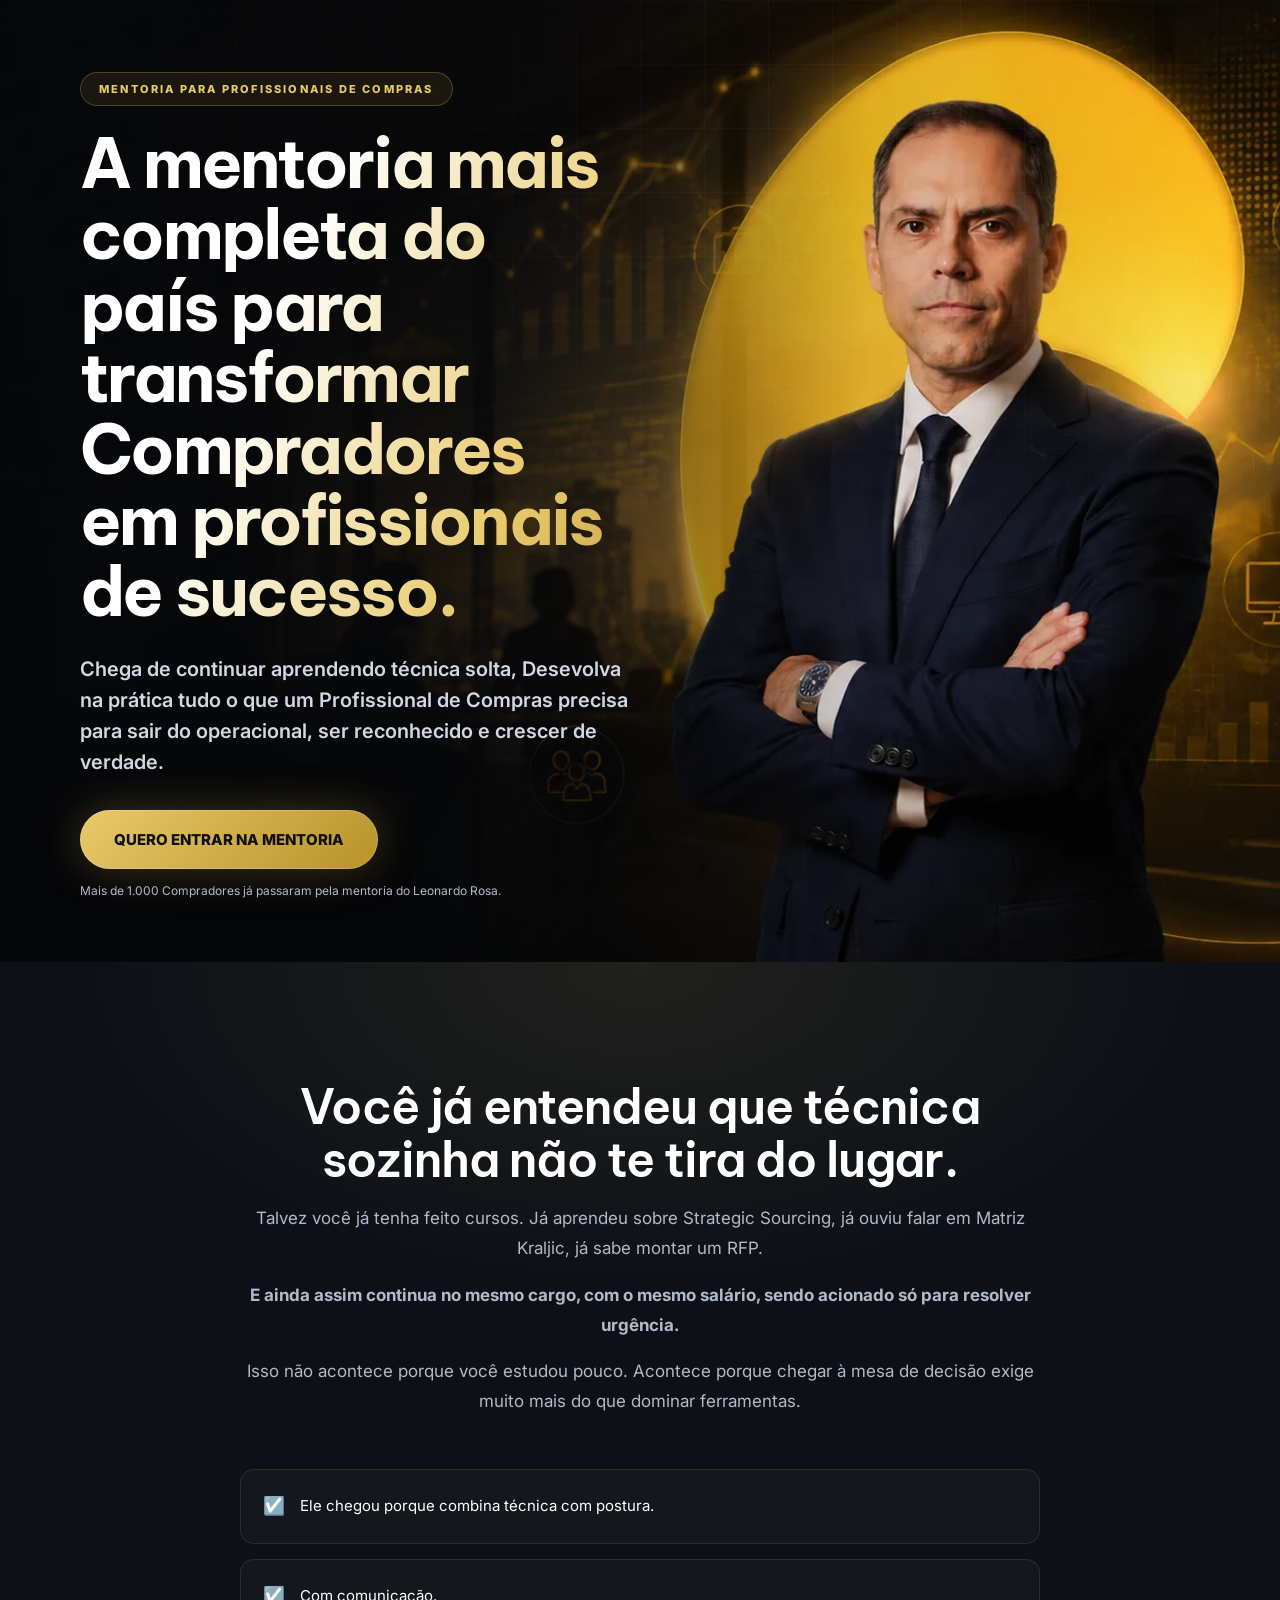
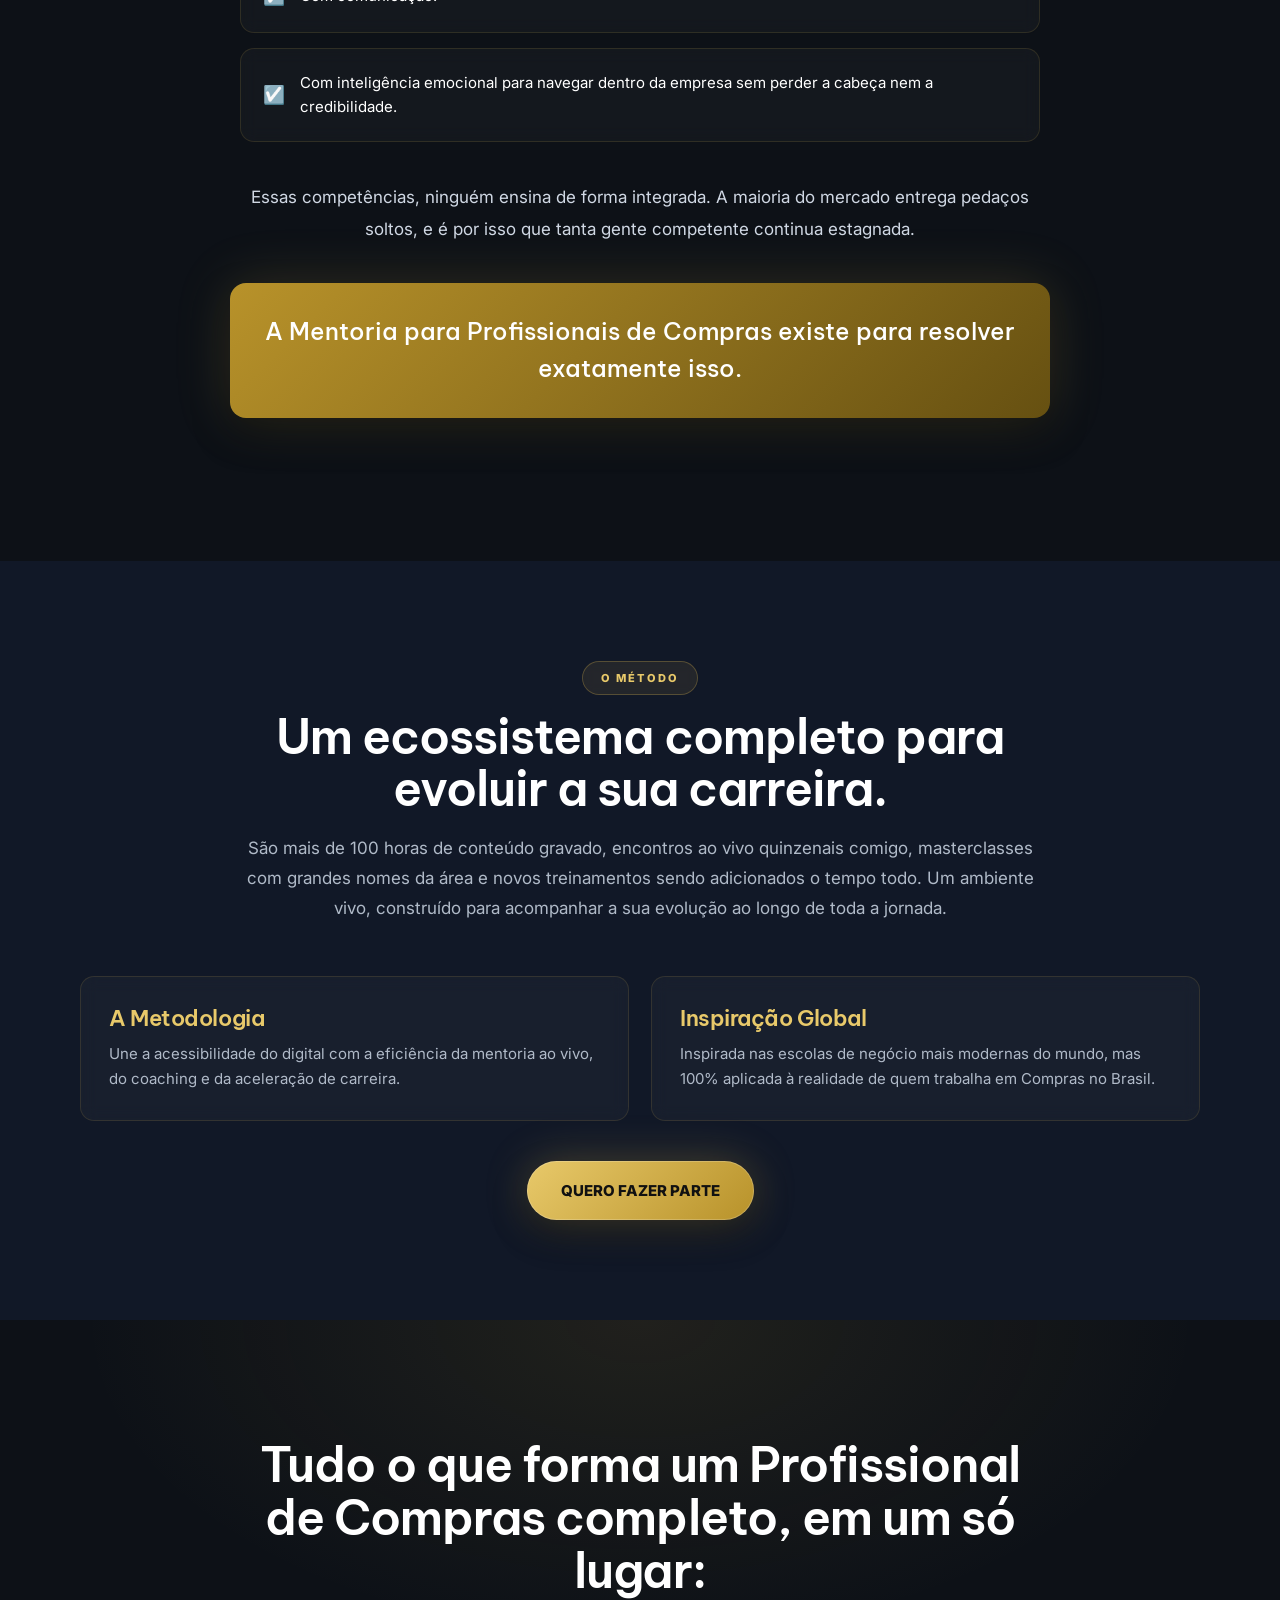
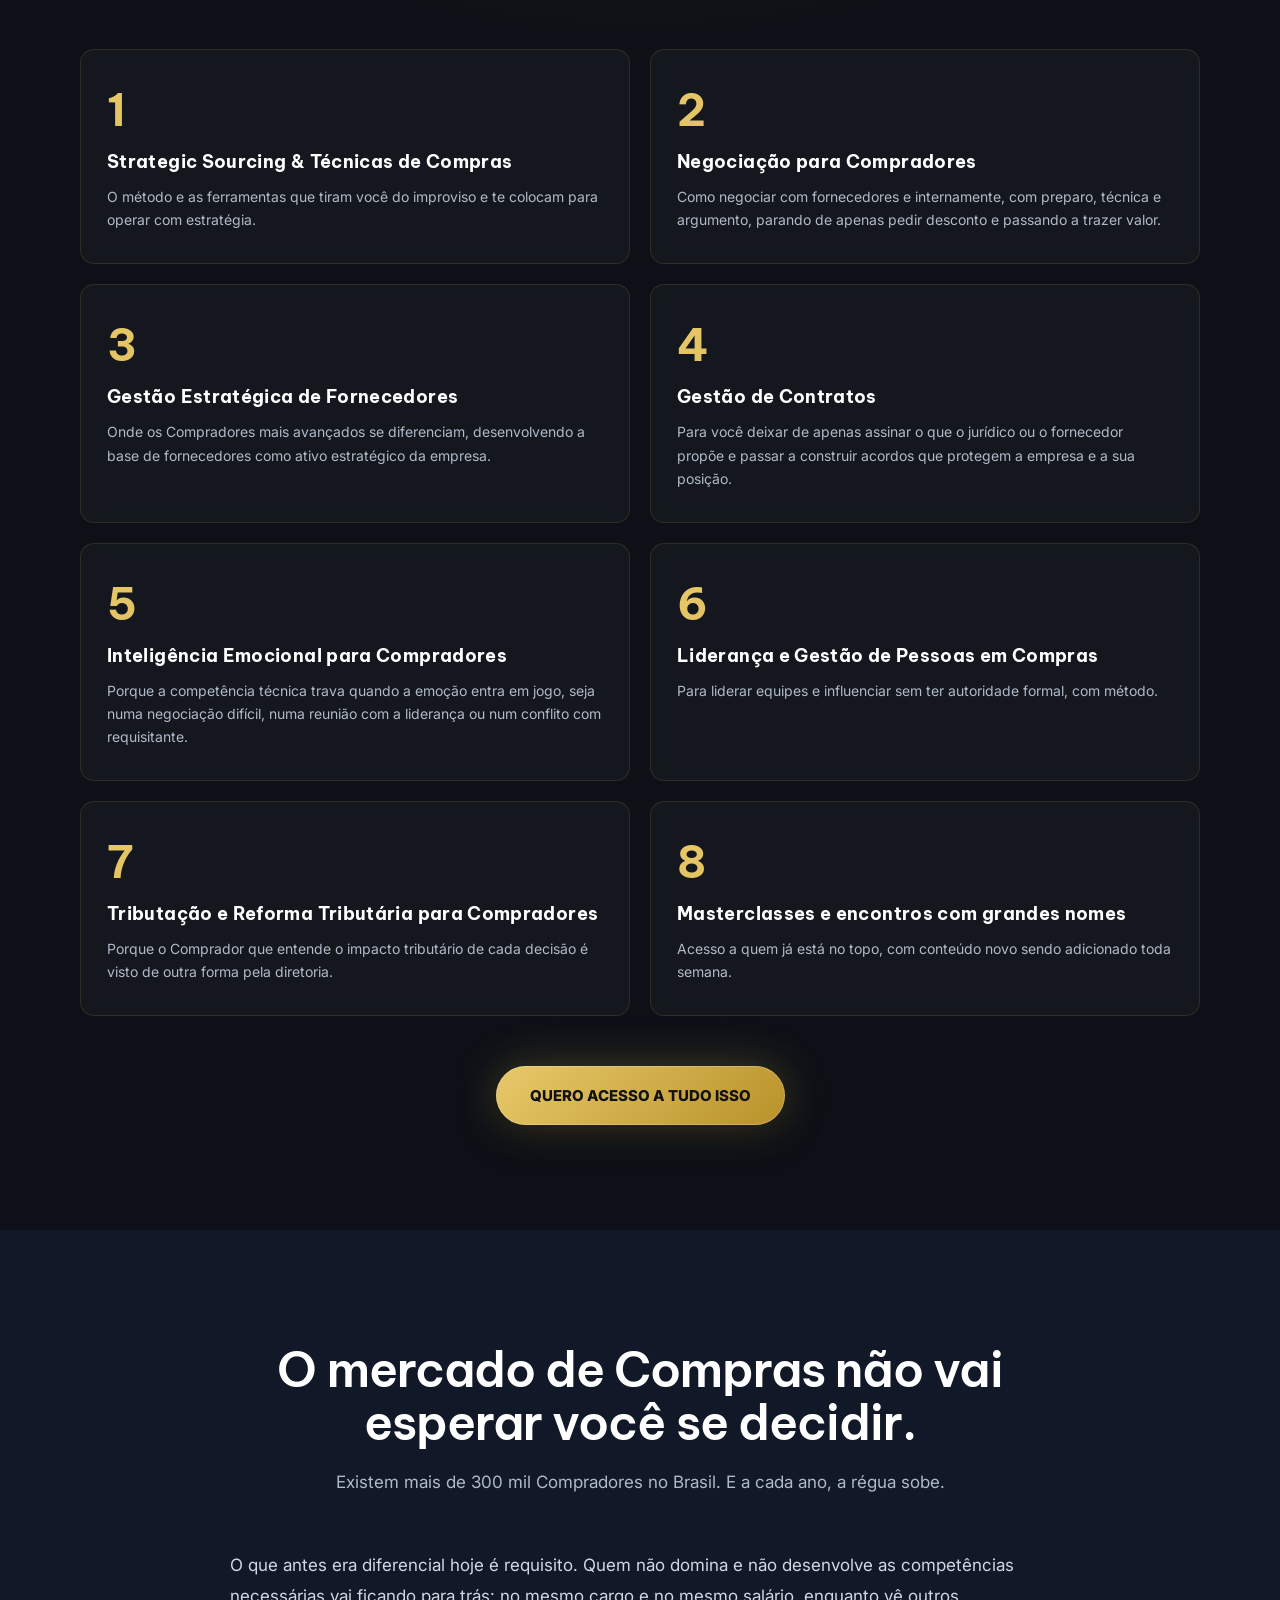
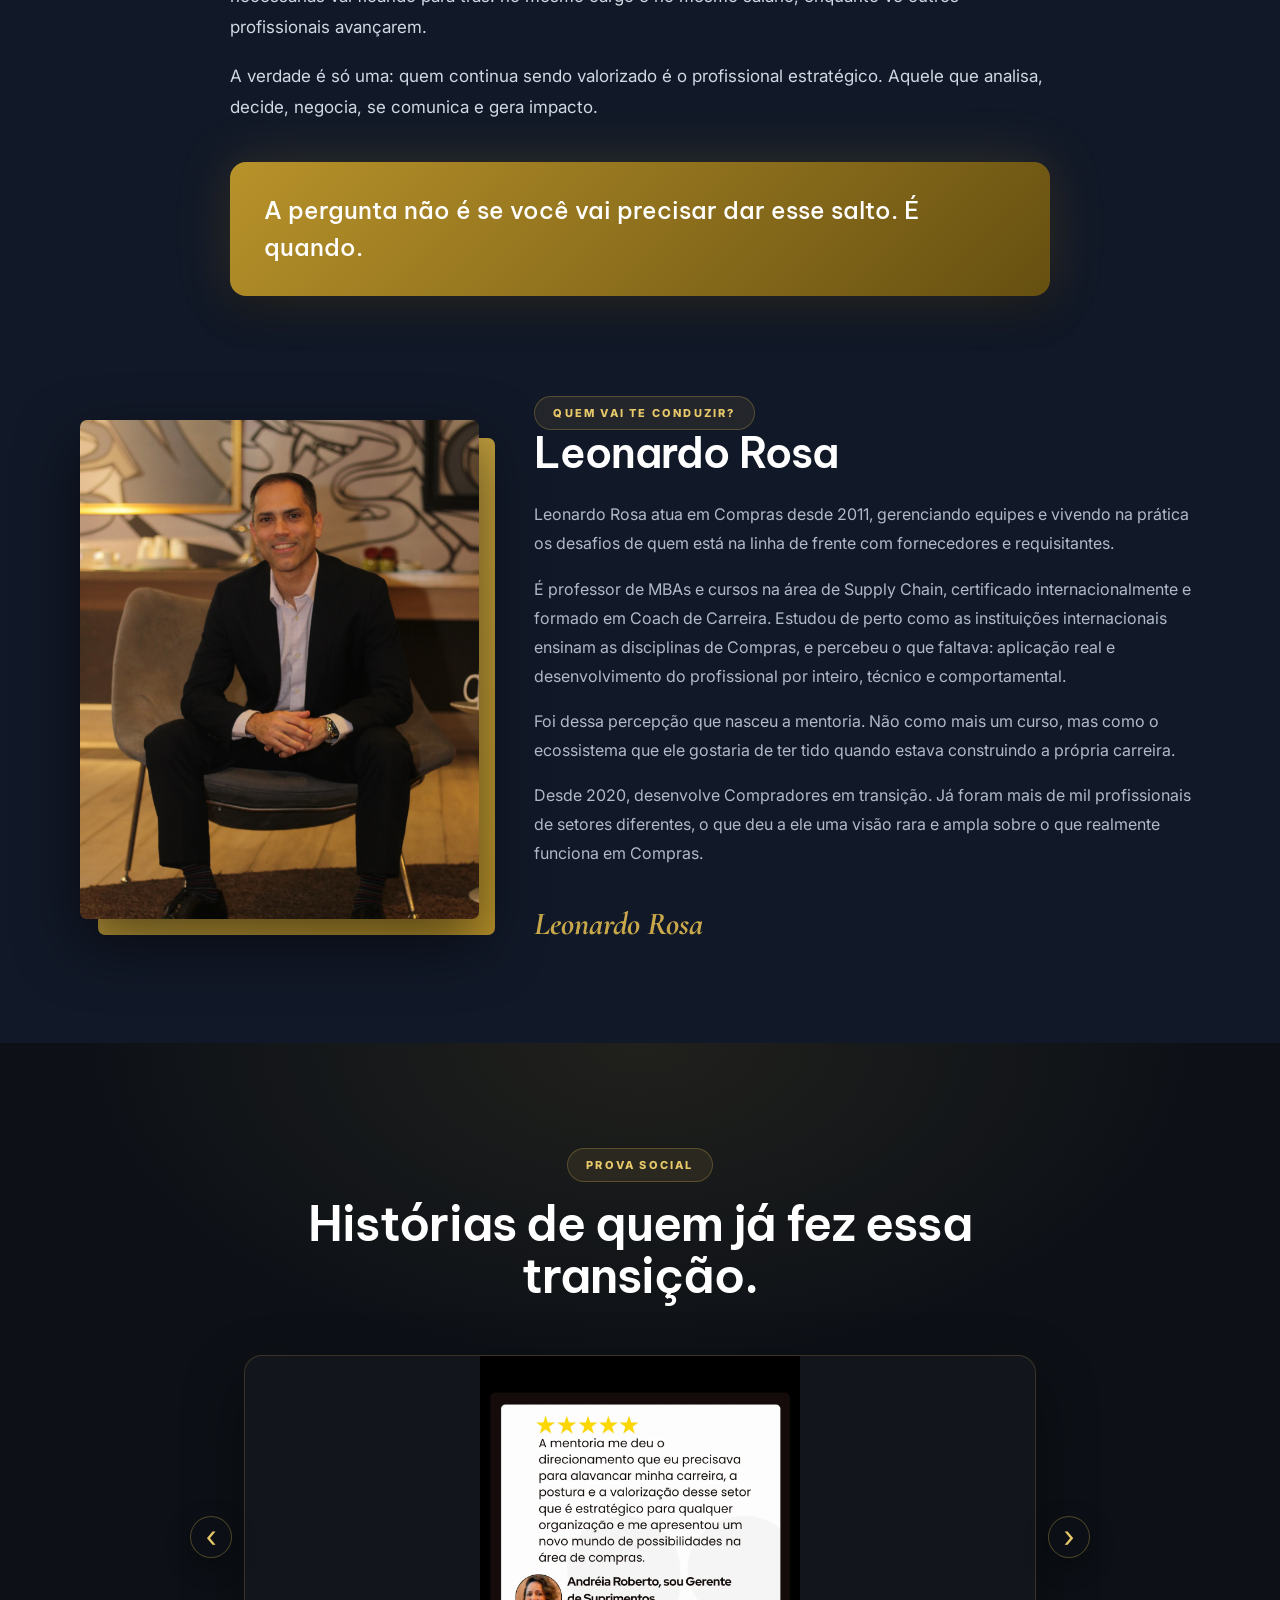
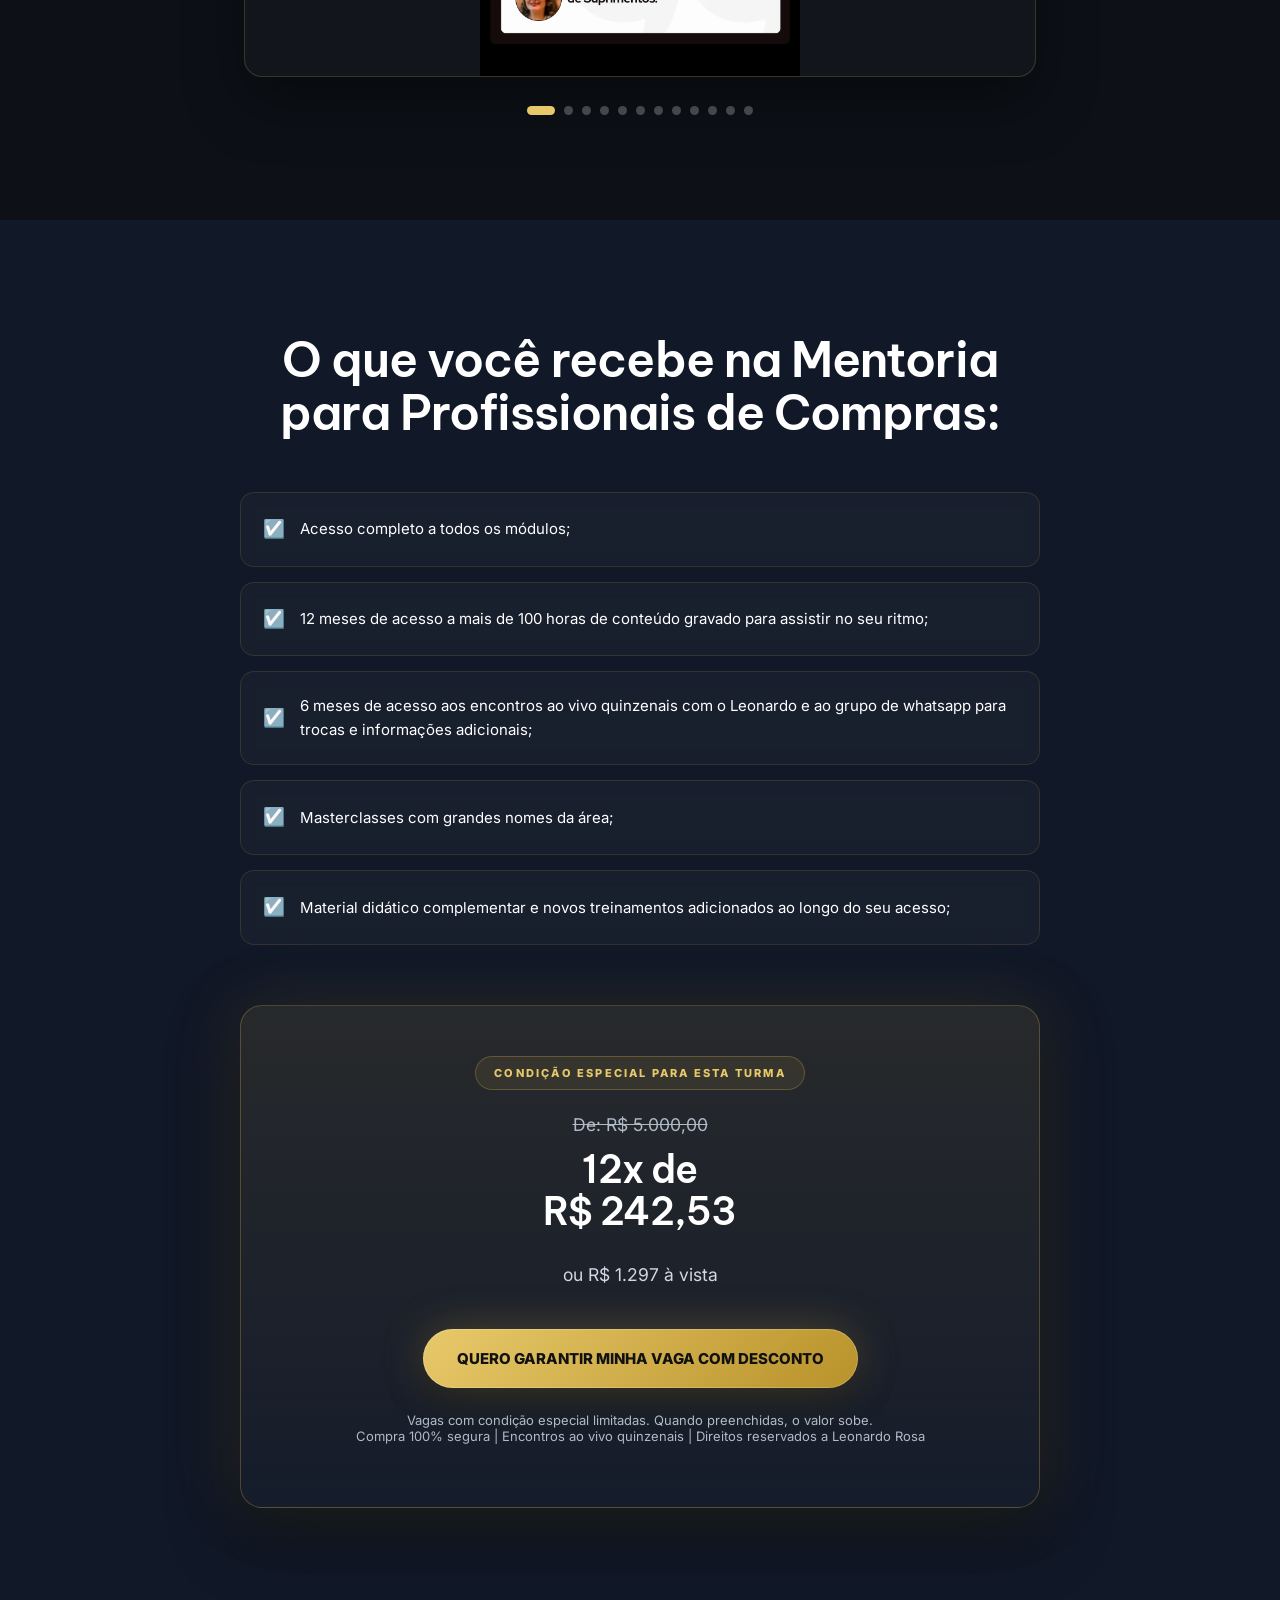
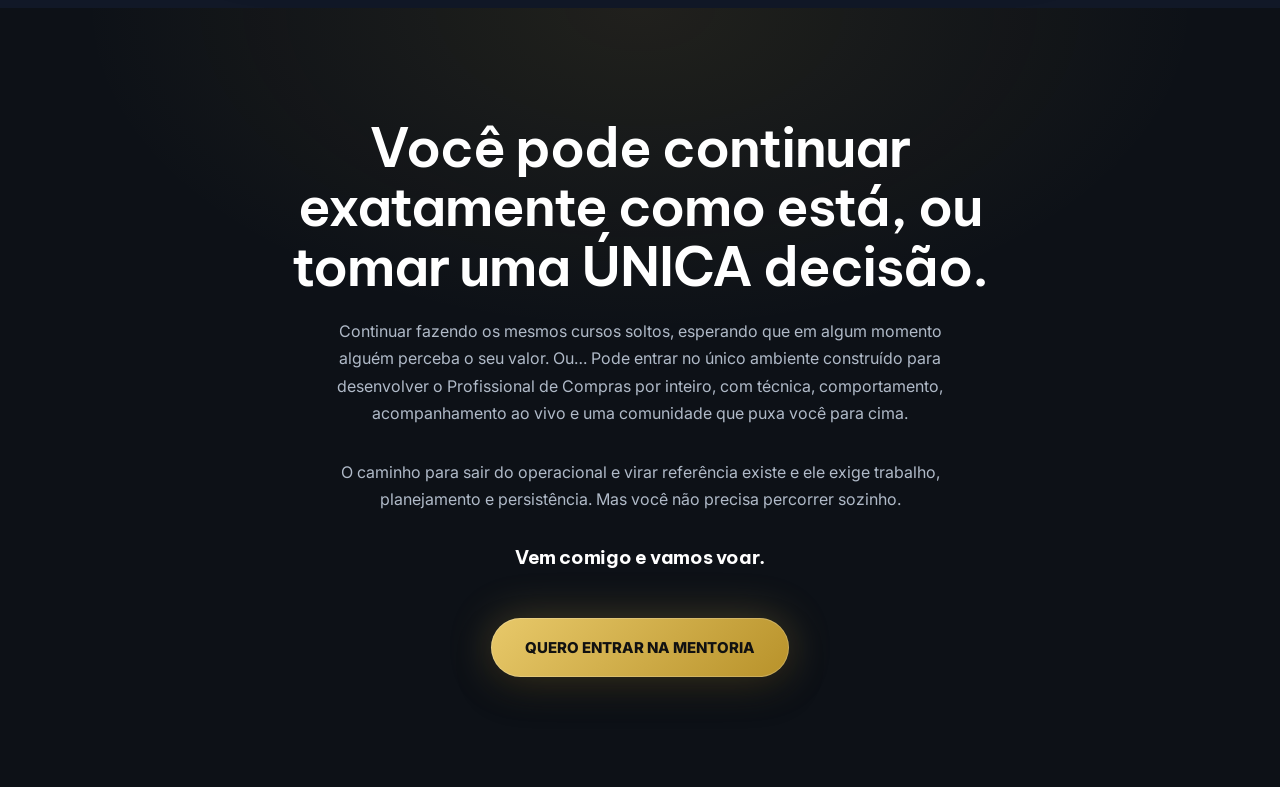
<file: index.html>
<!DOCTYPE html>
<html lang="pt-br">

<head>
    <meta charset="UTF-8">
    <meta name="viewport" content="width=device-width, initial-scale=1.0">
    <title>Mentoria para Profissionais de Compras | Leonardo Rosa</title>
    <meta name="description"
        content="A mentoria mais completa do país para transformar Compradores em profissionais de sucesso.">

    <style>
        @import url('https://fonts.googleapis.com/css2?family=Be+Vietnam+Pro:wght@400;500;600;700&family=Cormorant+Garamond:ital,wght@0,500;0,600;0,700;1,500;1,600&family=Inter:wght@400;500;600;700;800&display=swap');

        @import url('https://fonts.googleapis.com/css2?family=Be+Vietnam+Pro:wght@400;500;600;700&family=Cormorant+Garamond:ital,wght@0,500;0,600;0,700;1,500;1,600&family=Inter:wght@400;500;600;700;800&display=swap');

        :root {
            --white: #ffffff;
            --sand: #111827;
            --ink: #d0d8e4;
            --dark: #0d1117;
            --gold: #c9a84c;
            --gold-bright: #e8c96a;
            --gold-dark: #b8922a;
            --muted: #b0bac8;
            --light: #ffffff;
            --bg: #0d1117;
            --surface: #1a2332;
            --border: rgba(201, 168, 76, 0.15);
        }

        * {
            box-sizing: border-box;
        }

        html {
            scroll-behavior: smooth;
        }

        body {
            margin: 0;
            background: var(--bg);
            color: var(--ink);
            font-family: 'Inter', sans-serif;
            overflow-x: hidden;
        }

        h1,
        h2,
        h3,
        p {
            margin-top: 0;
        }

        .wrap {
            width: min(1120px, calc(100% - 40px));
            margin: auto;
        }

        /* Kicker */
        .kicker {
            display: flex;
            align-items: center;
            gap: 10px;
            color: var(--gold-bright);
            font-size: 11px;
            font-weight: 800;
            letter-spacing: .2em;
            text-transform: uppercase;
            border: 1px solid rgba(201, 168, 76, 0.3);
            background: rgba(201, 168, 76, 0.1);
            padding: 9px 18px;
            border-radius: 999px;
            width: fit-content;
            backdrop-filter: blur(6px);
        }

        .section-title .kicker {
            margin: 0 auto 16px;
        }

        /* CTA */
        .cta {
            display: inline-flex;
            justify-content: center;
            align-items: center;
            padding: 20px 34px;
            border-radius: 999px;
            background: linear-gradient(135deg, var(--gold-bright), var(--gold-dark));
            color: #111;
            text-decoration: none;
            font-weight: 800;
            font-size: 15px;
            box-shadow: inset 0 0 0 1px rgba(255, 255, 255, 0.2), 0 0 44px rgba(201, 168, 76, 0.3), 0 14px 34px rgba(0, 0, 0, .4);
            transition: .2s;
            text-align: center;
        }

        .cta:hover {
            transform: translateY(-2px);
            background: linear-gradient(135deg, #f0d060, #b8922a);
            box-shadow: inset 0 0 0 1px rgba(255, 255, 255, 0.3), 0 0 60px rgba(232, 201, 106, 0.4), 0 14px 34px rgba(0, 0, 0, .4);
        }

        .note {
            font-size: 12px;
            color: var(--muted);
            margin: 14px 0 0;
        }

        /* Typography */
        h1,
        h2,
        h3 {
            font-family: 'Be Vietnam Pro', sans-serif !important;
            letter-spacing: -0.02em;
        }

        /* Hero */
        .hero {
            position: relative;
            overflow: hidden;
            padding: 72px 0 64px;
            background: #0d1117 url('./img/hero.webp') no-repeat center bottom;
            background-size: cover;
            min-height: 90vh;
            display: flex;
            align-items: center;
        }

        .hero::after {
            content: "";
            position: absolute;
            inset: 0;
            z-index: 0;
            pointer-events: none;
            background: linear-gradient(90deg, rgba(5, 7, 10, .92) 0%, rgba(5, 7, 10, .74) 36%, rgba(5, 7, 10, .12) 68%, transparent 100%);
        }

        .hero::before {
            content: "";
            position: absolute;
            inset: 0;
            z-index: 1;
            background-image: linear-gradient(rgba(255, 255, 255, 0.03) 1px, transparent 1px), linear-gradient(90deg, rgba(255, 255, 255, 0.03) 1px, transparent 1px);
            background-size: 64px 64px;
            -webkit-mask-image: radial-gradient(900px 560px at 72% 18%, #000 20%, transparent 78%);
            mask-image: radial-gradient(900px 560px at 72% 18%, #000 20%, transparent 78%);
        }

        .hero .wrap {
            position: relative;
            z-index: 2;
        }

        .hero-content {
            max-width: 1120px;
        }

        .hero-content>h1,
        .hero-content>.lead {
            max-width: 620px;
        }

        .hero h1 {
            font: 700 clamp(42px, 5.5vw, 68px)/1.05 'Be Vietnam Pro', sans-serif !important;
            letter-spacing: -0.04em;
            margin: 22px 0 26px;
            background: linear-gradient(115deg, #ffffff 35%, var(--gold-bright) 78%, var(--gold));
            -webkit-background-clip: text;
            background-clip: text;
            -webkit-text-fill-color: transparent;
        }

        .hero .lead {
            font-size: 20px;
            line-height: 1.55;
            font-weight: 600;
            color: var(--ink);
            max-width: 620px;
        }

        .hero .sub {
            font-size: 16px;
            line-height: 1.75;
            color: var(--muted);
            max-width: 610px;
            margin-bottom: 32px;
        }

        .about-photo {
            position: relative;
        }

        .about-photo:after {
            content: "";
            position: absolute;
            background: linear-gradient(135deg, var(--gold), var(--gold-dark));
            border-radius: 7px;
            inset: 18px -16px -16px 18px;
        }

        .about-photo img {
            position: relative;
            z-index: 1;
            display: block;
            width: 100%;
            object-fit: cover;
            border-radius: 7px;
            box-shadow: 0 24px 60px rgba(0, 0, 0, .55);
        }

        .about-photo img {
            aspect-ratio: 4/5;
            object-position: center 35%;
        }

        /* Sections */
        .section {
            padding: 100px 0;
            color: white !important;
        }

        .sand {
            background: var(--sand);
        }

        .dark {
            padding: 105px 0;
            background: radial-gradient(900px 520px at 50% 0%, rgba(201, 168, 76, 0.1), transparent 62%), var(--dark);
            color: var(--light);
        }

        .section-title {
            max-width: 820px;
            margin: 0 auto 52px;
            text-align: center;
        }

        .section-title h2 {
            font: 600 clamp(34px, 4.5vw, 48px)/1.1 'Be Vietnam Pro', sans-serif;
            margin: 14px 0 18px;
        }

        .section-title p {
            color: var(--muted);
            font-size: 17px;
            line-height: 1.75;
        }

        .grid-2 {
            display: grid;
            grid-template-columns: 1fr 1fr;
            gap: 22px;
        }

        /* Cards & Elements */
        .card,
        .check,
        .included div,
        .faq details,
        .method-card {
            padding: 28px;
            border: 1px solid var(--border);
            border-radius: 14px;
            background: rgba(255, 255, 255, 0.03);
            backdrop-filter: blur(8px);
        }

        .card h3 {
            font: 600 22px/1.2 'Be Vietnam Pro', sans-serif;
            margin-bottom: 10px;
            color: var(--gold-bright);
        }

        .card p {
            color: var(--muted);
            font-size: 15px;
            line-height: 1.7;
            margin-bottom: 0;
        }

        /* Checks List */
        .checks {
            display: grid;
            grid-template-columns: 1fr;
            gap: 15px;
            max-width: 800px;
            margin: auto;
        }

        .check {
            display: flex;
            gap: 15px;
            padding: 22px;
            font-size: 15px;
            line-height: 1.6;
            align-items: center;
        }

        .check b {
            color: var(--gold-bright);
            font-size: 18px;
            flex-shrink: 0;
        }

        .check b.cross {
            color: #e76c6c;
        }

        /* Story / Quotes */
        .story {
            max-width: 820px;
            margin: auto;
        }

        .story p {
            font-size: 17px;
            line-height: 1.85;
            color: var(--ink);
        }

        .quote {
            font: 500 24px/1.55 'Be Vietnam Pro', sans-serif;
            border-radius: 16px;
            background: linear-gradient(135deg, var(--gold-dark), #665011);
            color: var(--white);
            box-shadow: 0 0 55px rgba(201, 168, 76, 0.2), 0 16px 36px rgba(0, 0, 0, .35);
            padding: 30px 34px;
            margin: 38px 0;
        }

        /* Method (4 Pillars) */
        .method {
            display: grid;
            grid-template-columns: repeat(2, 1fr);
            gap: 20px;
        }

        .method-card {
            padding: 32px 26px;
            position: relative;
            overflow: hidden;
            background: rgba(255, 255, 255, 0.03);
        }

        .letter {
            font: 700 44px 'Be Vietnam Pro', sans-serif;
            background: linear-gradient(135deg, var(--gold-bright), var(--gold-dark));
            -webkit-background-clip: text;
            background-clip: text;
            -webkit-text-fill-color: transparent;
            position: relative;
            z-index: 1;
            margin-bottom: 12px;
        }

        .method-card h3 {
            font-size: 18px;
            letter-spacing: .02em;
            color: var(--white);
            margin-bottom: 12px;
        }

        .method-card p {
            font-size: 14px;
            line-height: 1.65;
            color: var(--muted);
            margin: 0;
        }

        /* About Section */
        .about {
            display: grid;
            grid-template-columns: .75fr 1.25fr;
            gap: 55px;
            align-items: center;
        }

        .about h2 {
            font: 600 42px/1.1 'Be Vietnam Pro', sans-serif;
            margin-bottom: 24px;
        }

        .about p {
            font-size: 16px;
            line-height: 1.82;
            color: var(--muted);
            margin-bottom: 16px;
        }

        .signature {
            font-weight: 700;
            font-style: italic;
            font-family: 'Cormorant Garamond', serif;
            font-size: 32px;
            color: var(--gold);
            margin: 35px 0 0;
        }

        /* Timeline */
        .timeline {
            max-width: 860px;
            margin: auto;
            position: relative;
            --progress: 0;
        }

        .timeline:before,
        .timeline:after {
            content: "";
            position: absolute;
            left: 35px;
            top: 36px;
            bottom: 72px;
            width: 2px;
            border-radius: 2px;
            transform-origin: top;
        }

        .timeline:before {
            background: rgba(255, 255, 255, 0.1);
        }

        .timeline:after {
            background: var(--gold-bright);
            transform: scaleY(var(--progress));
            transition: transform .18s linear;
        }

        .step {
            display: grid;
            grid-template-columns: 82px 1fr;
            gap: 22px;
            padding: 0 0 36px;
            position: relative;
        }

        .num {
            width: 70px;
            height: 70px;
            display: grid;
            place-items: center;
            border-radius: 50%;
            background: linear-gradient(135deg, var(--gold), var(--gold-dark));
            color: #111;
            font: 700 22px 'Be Vietnam Pro', sans-serif;
            box-shadow: 0 0 26px rgba(201, 168, 76, 0.3);
        }

        .step h3 {
            font: 600 24px 'Be Vietnam Pro', sans-serif;
            margin: 6px 0 8px;
            color: var(--white);
        }

        .step p {
            color: var(--muted);
            line-height: 1.7;
            font-size: 15px;
        }

        /* Fit / Para quem é */
        .fit {
            display: grid;
            grid-template-columns: 1fr 1fr;
            gap: 24px;
        }

        .fit-box {
            padding: 35px;
            border-radius: 18px;
        }

        .fit-box.yes {
            background: rgba(201, 168, 76, 0.1);
            border: 1px solid rgba(201, 168, 76, 0.3);
        }

        .fit-box.no {
            background: rgba(255, 255, 255, 0.03);
            border: 1px solid var(--border);
        }

        .fit h3 {
            font: 600 28px 'Be Vietnam Pro', sans-serif;
            margin-bottom: 24px;
        }

        .fit ul {
            padding-left: 0;
            margin: 0;
            list-style: none;
        }

        .fit li {
            display: grid;
            grid-template-columns: 24px 1fr;
            gap: 10px;
            align-items: start;
            margin: 14px 0;
            font-size: 15px;
            line-height: 1.6;
        }

        .fit-box.yes li:before {
            content: "✅";
        }

        .fit-box.no li:before {
            content: "❌";
        }

        /* Marquee */
        .marquee-wrap {
            background: linear-gradient(90deg, #7a5c10, #b8922a, #7a5c10);
            padding: 18px 0;
            overflow: hidden;
            box-shadow: 0 4px 12px rgba(0, 0, 0, 0.3);
        }

        .marquee {
            display: flex;
            white-space: nowrap;
            animation: marquee 25s linear infinite;
        }

        .marquee span {
            font-size: .85rem;
            font-weight: 700;
            letter-spacing: .15em;
            text-transform: uppercase;
            color: #fff;
            padding-right: 40px;
            opacity: .95;
        }

        @keyframes marquee {
            0% {
                transform: translateX(0);
            }

            100% {
                transform: translateX(-50%);
            }
        }

        /* Price */
        .price {
            max-width: 800px;
            margin: auto;
            padding: 50px;
            text-align: center;
            border-radius: 22px;
            background: linear-gradient(180deg, rgba(201, 168, 76, 0.12), rgba(255, 255, 255, 0.02));
            border: 1px solid rgba(201, 168, 76, 0.3);
            box-shadow: 0 0 70px rgba(201, 168, 76, 0.15), 0 24px 65px rgba(0, 0, 0, .5);
        }

        .price h2 {
            font: 600 38px/1.1 'Be Vietnam Pro', sans-serif;
            margin-top: 14px;
        }

        .price .de {
            color: var(--muted);
            font-size: 1.1rem;
            text-decoration: line-through;
            margin-top: 24px;
        }

        .value {
            font: 700 clamp(32px, 5vw, 48px) 'Be Vietnam Pro', sans-serif !important;
            color: var(--gold-bright);
            margin: 8px 0 12px;
            background: linear-gradient(120deg, #fff, var(--gold-bright));
            -webkit-background-clip: text;
            background-clip: text;
            -webkit-text-fill-color: transparent;
        }

        .price .parcel {
            font-size: 1.1rem;
            color: var(--ink);
            margin-bottom: 24px;
        }

        .price .policy {
            margin-top: 24px;
            font-size: 13px;
            color: var(--muted);
        }

        /* Testimonials carousel */
        .testimonials-carousel {
            position: relative;
            max-width: 900px;
            margin: 0 auto;
            padding: 0 54px 38px;
        }

        .testimonials-viewport {
            overflow: hidden;
            border: 1px solid rgba(201, 168, 76, .22);
            border-radius: 18px;
            background: rgba(255, 255, 255, .025);
            box-shadow: 0 24px 60px rgba(0, 0, 0, .45);
        }

        .testimonials-track {
            display: flex;
            transition: transform .65s cubic-bezier(.22, .61, .36, 1);
            will-change: transform;
        }

        .testimonial-slide {
            flex: 0 0 100%;
            display: grid;
            place-items: center;
            margin: 0;
        }

        .testimonial-slide img {
            display: block;
            width: 320px;
            height: auto;
        }

        .carousel-arrow {
            position: absolute;
            top: calc(50% - 19px);
            z-index: 2;
            width: 42px;
            height: 42px;
            display: grid;
            place-items: center;
            padding: 0 0 4px;
            border: 1px solid rgba(201, 168, 76, .35);
            border-radius: 50%;
            background: rgba(13, 17, 23, .9);
            box-shadow: 0 8px 24px rgba(0, 0, 0, .35);
            color: var(--gold-bright);
            cursor: pointer;
            font: 400 31px/1 'Inter', sans-serif;
            transition: background .2s ease, transform .2s ease;
        }

        .carousel-arrow:hover {
            transform: scale(1.06);
            background: rgba(201, 168, 76, .15);
        }

        .carousel-prev {
            left: 0;
        }

        .carousel-next {
            right: 0;
        }

        .carousel-dots {
            position: absolute;
            bottom: 0;
            left: 50%;
            display: flex;
            gap: 9px;
            translate: -50% 0;
        }

        .carousel-dots button {
            width: 9px;
            height: 9px;
            padding: 0;
            border: 0;
            border-radius: 999px;
            background: rgba(255, 255, 255, .24);
            cursor: pointer;
            transition: width .25s ease, background .25s ease;
        }

        .carousel-dots button.is-active {
            width: 28px;
            background: var(--gold-bright);
        }

        @media(prefers-reduced-motion: reduce) {
            .testimonials-track {
                transition: none;
            }
        }

        /* FAQ */
        .faq {
            max-width: 860px;
            margin: auto;
        }

        .faq details {
            padding: 4px 24px;
            margin-bottom: 12px;
            border-radius: 12px;
            background: rgba(255, 255, 255, 0.03);
            border: 1px solid var(--border);
        }

        .faq summary {
            cursor: pointer;
            list-style: none;
            padding: 20px 0;
            font-weight: 700;
            font-size: 16px;
            display: flex;
            align-items: center;
            justify-content: space-between;
            gap: 18px;
            color: var(--white);
        }

        .faq summary::-webkit-details-marker {
            display: none;
        }

        .faq summary:after {
            content: "↓";
            display: grid;
            place-items: center;
            flex: 0 0 38px;
            width: 38px;
            height: 38px;
            border-radius: 50%;
            background: linear-gradient(135deg, var(--gold), var(--gold-dark));
            color: #111;
            font-size: 21px;
            line-height: 1;
            transition: transform .25s ease, background .25s ease;
            box-shadow: 0 8px 18px rgba(201, 168, 76, 0.2);
        }

        .faq details[open] summary:after {
            transform: rotate(180deg);
            background: #332808;
            color: var(--gold-bright);
        }

        .faq p {
            color: var(--muted);
            font-size: 15px;
            line-height: 1.75;
            margin: 0 0 21px;
        }

        /* Final */
        .final {
            padding: 110px 0;
            text-align: center;
            background: radial-gradient(900px 520px at 50% 0%, rgba(201, 168, 76, 0.1), transparent 62%), var(--dark);
            color: var(--light);
        }

        .final h2 {
            max-width: 780px;
            margin: 0 auto 22px;
            font: 600 clamp(36px, 5vw, 54px)/1.1 'Be Vietnam Pro', sans-serif;
        }

        .final p {
            max-width: 650px;
            margin: 0 auto 32px;
            color: var(--muted);
            line-height: 1.7;
        }

        /* Animations / Reveals */
        .check,
        .card,
        .method-card,
        .included div,
        .fit-box,
        .faq details,
        .price {
            transition: transform .25s ease, box-shadow .25s ease, border-color .25s ease;
        }

        .js .reveal {
            opacity: 0;
            translate: 0 28px;
            transition: opacity .65s ease var(--rd, 0s), translate .65s ease var(--rd, 0s), transform .25s ease, box-shadow .25s ease, border-color .25s ease;
        }

        .js .reveal.is-in {
            opacity: 1;
            translate: 0 0;
        }

        .check:hover,
        .card:hover,
        .method-card:hover,
        .fit-box:hover,
        .faq details:hover,
        .price:hover {
            transform: translateY(-5px);
            border-color: rgba(201, 168, 76, 0.5);
            box-shadow: 0 0 34px rgba(201, 168, 76, 0.2), 0 18px 40px rgba(0, 0, 0, .45);
        }

        @media(prefers-reduced-motion: reduce) {
            .js .reveal {
                opacity: 1;
                translate: none;
                transition: none;
            }
        }

        /* Responsive */
        @media(max-width: 900px) {

            .hero-grid,
            .about {
                grid-template-columns: 1fr;
            }

            .photo,
            .about-photo {
                max-width: 600px;
                margin: auto;
            }

            .method {
                grid-template-columns: 1fr;
            }

            .hero {
                padding-top: 48px;
            }
        }

        @media(max-width: 620px) {
            .wrap {
                width: min(100% - 28px, 1120px);
            }

            .hero h1 {
                font-size: clamp(36px, 10.5vw, 44px) !important;
                line-height: 1.08 !important;
                margin: 18px 0 20px;
            }

            .hero-grid {
                gap: 42px;
            }

            .hero .lead {
                font-size: 16px;
                line-height: 1.6;
            }

            .section,
            .dark {
                padding: 74px 0;
            }

            .grid-2,
            .fit,
            .method {
                grid-template-columns: 1fr;
            }

            .price {
                padding: 38px 22px;
            }

            .step {
                grid-template-columns: 58px 1fr;
                gap: 14px;
            }

            .num {
                width: 54px;
                height: 54px;
            }

            .timeline:before,
            .timeline:after {
                left: 27px;
                top: 28px;
                bottom: 60px;
            }

            .about-photo:after {
                inset: 16px -9px -12px 15px;
            }

            .quote {
                padding: 24px 22px;
                font-size: 21px;
            }

            .hero {
                background: #0d1117 url('./img/hero_nobile.webp') no-repeat center top;
                background-size: 100% auto;
                min-height: auto;
                align-items: flex-start;
                padding: clamp(410px, 120vw, 570px) 0 64px;
            }

            .hero::after {
                background: linear-gradient(180deg, transparent 0%, rgba(5, 7, 10, .08) 36%, rgba(5, 7, 10, .9) 58%, #0d1117 72%);
            }

            .hero-content>h1,
            .hero-content>.lead {
                max-width: none;
            }

            .hero .kicker {
                font-size: 9px;
                line-height: 1.35;
                padding: 8px 13px;
            }

            .hero .cta {
                width: 100%;
            }

            .testimonials-carousel {
                padding: 0 0 36px;
            }

            .testimonials-viewport {
                border-radius: 12px;
            }

            .carousel-arrow {
                top: auto;
                bottom: -5px;
                width: 38px;
                height: 38px;
            }

            .carousel-prev {
                left: calc(50% - 104px);
            }

            .carousel-next {
                right: calc(50% - 104px);
            }

            .carousel-dots {
                bottom: 10px;
            }
        }

        @media(max-width: 380px) {
            .hero {
                padding-top: 108vw;
            }
        }

        /* Thank-you page */
        .thank-you-body {
            min-height: 100vh;
            background:
                linear-gradient(90deg, rgba(5, 7, 10, .96), rgba(5, 7, 10, .72) 55%, rgba(5, 7, 10, .35)),
                #0d1117 url('https://edersonporto.com/wp-content/uploads/2024/10/TESTE-2.png') no-repeat center bottom / cover;
        }

        .thank-you-page {
            min-height: 100vh;
            display: grid;
            place-items: center;
            padding: 56px 20px;
        }

        .thank-you-card {
            position: relative;
            width: min(100%, 680px);
            padding: 48px;
            overflow: hidden;
            border: 1px solid rgba(201, 168, 76, .28);
            border-radius: 24px;
            background: linear-gradient(145deg, rgba(20, 27, 38, .96), rgba(9, 13, 19, .94));
            box-shadow: 0 30px 80px rgba(0, 0, 0, .58), 0 0 70px rgba(201, 168, 76, .1);
            text-align: center;
        }

        .thank-you-card::before {
            content: "";
            position: absolute;
            top: -160px;
            left: 50%;
            width: 360px;
            height: 260px;
            translate: -50% 0;
            border-radius: 50%;
            background: rgba(232, 201, 106, .14);
            filter: blur(55px);
            pointer-events: none;
        }

        .thank-you-brand {
            position: relative;
            color: var(--gold-bright);
            font-size: 10px;
            font-weight: 800;
            letter-spacing: .2em;
            text-transform: uppercase;
        }

        .thank-you-check {
            position: relative;
            width: 76px;
            height: 76px;
            display: grid;
            place-items: center;
            margin: 25px auto 20px;
            border-radius: 50%;
            background: linear-gradient(135deg, var(--gold-bright), var(--gold-dark));
            box-shadow: 0 0 38px rgba(201, 168, 76, .3);
        }

        .thank-you-check svg {
            width: 38px;
            fill: none;
            stroke: #101318;
            stroke-width: 2.6;
            stroke-linecap: round;
            stroke-linejoin: round;
        }

        .thank-you-eyebrow {
            margin-bottom: 12px;
            color: var(--gold-bright);
            font-size: 12px;
            font-weight: 800;
            letter-spacing: .16em;
            text-transform: uppercase;
        }

        .thank-you-card h1 {
            max-width: 560px;
            margin: 0 auto 18px;
            color: var(--white);
            font-size: clamp(32px, 5vw, 45px);
            line-height: 1.08;
        }

        .thank-you-intro {
            max-width: 520px;
            margin: 0 auto 30px;
            color: var(--muted);
            font-size: 17px;
            line-height: 1.65;
        }

        .thank-you-next-step {
            display: grid;
            grid-template-columns: 46px 1fr;
            gap: 16px;
            align-items: start;
            margin-bottom: 26px;
            padding: 22px;
            border: 1px solid var(--border);
            border-radius: 14px;
            background: rgba(255, 255, 255, .035);
            text-align: left;
        }

        .thank-you-step-number {
            display: grid;
            place-items: center;
            width: 46px;
            height: 46px;
            border-radius: 50%;
            background: rgba(201, 168, 76, .14);
            color: var(--gold-bright);
            font-weight: 800;
        }

        .thank-you-next-step strong {
            display: block;
            margin: 2px 0 7px;
            color: var(--white);
            font-family: 'Be Vietnam Pro', sans-serif;
            font-size: 17px;
        }

        .thank-you-next-step p {
            margin: 0;
            color: var(--muted);
            font-size: 14px;
            line-height: 1.6;
        }

        .thank-you-cta {
            width: 100%;
            min-height: 62px;
            display: inline-flex;
            align-items: center;
            justify-content: center;
            gap: 11px;
            padding: 16px 24px;
            border-radius: 999px;
            background: linear-gradient(135deg, #35dd70, #1fa855);
            box-shadow: 0 14px 34px rgba(25, 170, 80, .24);
            color: #07150c;
            font-size: 15px;
            font-weight: 800;
            text-decoration: none;
            transition: transform .2s ease, box-shadow .2s ease;
        }

        .thank-you-cta:hover {
            transform: translateY(-2px);
            box-shadow: 0 18px 42px rgba(25, 170, 80, .36);
        }

        .thank-you-cta svg {
            width: 23px;
            fill: currentColor;
        }

        .thank-you-note {
            margin: 16px 0 0;
            color: #7e8998;
            font-size: 12px;
        }

        @media(max-width: 620px) {
            .thank-you-body {
                background-position: 62% bottom;
            }

            .thank-you-page {
                padding: 24px 14px;
            }

            .thank-you-card {
                padding: 34px 20px 28px;
                border-radius: 19px;
            }

            .thank-you-check {
                width: 68px;
                height: 68px;
            }

            .thank-you-intro {
                font-size: 15px;
            }

            .thank-you-next-step {
                grid-template-columns: 40px 1fr;
                gap: 12px;
                padding: 17px;
            }

            .thank-you-step-number {
                width: 40px;
                height: 40px;
            }

            .thank-you-cta {
                font-size: 14px;
            }
        }
    </style>
</head>

<body>
    <!-- HERO -->
    <header class="hero">
        <div class="wrap grid-2">
            <div class="hero-content">
                <div class="kicker">Mentoria para Profissionais de Compras</div>
                <h1>A mentoria mais completa do país para transformar Compradores em profissionais de sucesso.</h1>
                <p class="lead">Chega de continuar aprendendo técnica solta, Desevolva na prática tudo o que um
                    Profissional de Compras precisa para sair do operacional, ser reconhecido e crescer de verdade.</p>
                <div style="margin-top: 32px;">
                    <a href="#preco" class="cta">QUERO ENTRAR NA
                        MENTORIA</a>
                    <p class="note">Mais de 1.000 Compradores já passaram pela mentoria do Leonardo Rosa.</p>
                </div>
            </div>
        </div>
    </header>

    <!-- PROBLEMA -->
    <section class="section dark">
        <div class="wrap">
            <div class="section-title reveal">
                <h2>Você já entendeu que técnica sozinha não te tira do lugar.</h2>
                <p>Talvez você já tenha feito cursos. Já aprendeu sobre Strategic Sourcing, já ouviu falar em Matriz
                    Kraljic, já sabe montar um RFP.</p>
                <p><strong>E ainda assim continua no mesmo cargo, com o mesmo salário, sendo acionado só para resolver
                        urgência.</strong></p>
                <p> Isso não acontece porque você estudou pouco. Acontece porque chegar à mesa de decisão exige muito
                    mais do que dominar ferramentas.</p>
            </div>
            <div class="checks reveal" style="--rd: 0.1s;">
                <div class="check"><b>☑️</b> Ele chegou porque combina técnica com postura.</div>
                <div class="check"><b>☑️</b> Com comunicação.</div>
                <div class="check"><b>☑️</b> Com inteligência emocional para navegar dentro da empresa sem perder a
                    cabeça nem a credibilidade.</div>
            </div>
            <div class="story reveal" style="margin-top: 40px; text-align: center;">
                <p>Essas competências, ninguém ensina de forma integrada. A maioria do mercado entrega pedaços
                    soltos, e é por isso que tanta gente competente continua estagnada.</p>
                <div class="quote">A Mentoria para Profissionais de Compras existe para resolver exatamente isso.</div>
            </div>
        </div>
    </section>

    <!-- ECOSSISTEMA -->
    <section class="section sand">
        <div class="wrap">
            <div class="section-title reveal">
                <div class="kicker">O MÉTODO</div>
                <h2>Um ecossistema completo para evoluir a sua carreira.</h2>
                <p>São mais de 100 horas de conteúdo gravado, encontros ao vivo quinzenais comigo, masterclasses com
                    grandes nomes da área e novos treinamentos sendo adicionados o tempo todo. Um ambiente vivo,
                    construído para acompanhar a sua evolução ao longo de toda a jornada.</p>
            </div>

            <div class="grid-2 reveal" style="margin-bottom: 40px;">
                <div class="card">
                    <h3>A Metodologia</h3>
                    <p>Une a acessibilidade do digital com a eficiência da mentoria ao vivo, do coaching e da
                        aceleração de carreira.</p>
                </div>
                <div class="card">
                    <h3>Inspiração Global</h3>
                    <p>Inspirada nas escolas de negócio mais modernas do mundo, mas 100% aplicada à realidade de quem
                        trabalha em Compras no Brasil.</p>
                </div>
            </div>

            <div style="text-align: center;" class="reveal">
                <a href="#preco" class="cta">QUERO FAZER PARTE</a>
            </div>
        </div>
    </section>

    <!-- CONTEUDO -->
    <section class="section dark">
        <div class="wrap">
            <div class="section-title reveal">
                <h2>Tudo o que forma um Profissional de Compras completo, em um só lugar:</h2>
            </div>

            <div class="method reveal">
                <div class="method-card">
                    <div class="letter">1</div>
                    <h3>Strategic Sourcing & Técnicas de Compras</h3>
                    <p>O método e as ferramentas que tiram você do improviso e te colocam para operar com estratégia.
                    </p>
                </div>
                <div class="method-card">
                    <div class="letter">2</div>
                    <h3>Negociação para Compradores</h3>
                    <p>Como negociar com fornecedores e internamente, com preparo, técnica e argumento, parando de
                        apenas pedir desconto e passando a trazer valor.</p>
                </div>
                <div class="method-card">
                    <div class="letter">3</div>
                    <h3>Gestão Estratégica de Fornecedores</h3>
                    <p>Onde os Compradores mais avançados se diferenciam, desenvolvendo a base de fornecedores como
                        ativo estratégico da empresa.</p>
                </div>
                <div class="method-card">
                    <div class="letter">4</div>
                    <h3>Gestão de Contratos</h3>
                    <p>Para você deixar de apenas assinar o que o jurídico ou o fornecedor propõe e passar a
                        construir acordos que protegem a empresa e a sua posição.</p>
                </div>
                <div class="method-card">
                    <div class="letter">5</div>
                    <h3>Inteligência Emocional para Compradores</h3>
                    <p>Porque a competência técnica trava quando a emoção entra em jogo, seja numa negociação
                        difícil, numa reunião com a liderança ou num conflito com requisitante.</p>
                </div>
                <div class="method-card">
                    <div class="letter">6</div>
                    <h3>Liderança e Gestão de Pessoas em Compras</h3>
                    <p>Para liderar equipes e influenciar sem ter autoridade formal, com método.</p>
                </div>
                <div class="method-card">
                    <div class="letter">7</div>
                    <h3>Tributação e Reforma Tributária para Compradores</h3>
                    <p>Porque o Comprador que entende o impacto tributário de cada decisão é visto de outra forma
                        pela diretoria.</p>
                </div>
                <div class="method-card">
                    <div class="letter">8</div>
                    <h3>Masterclasses e encontros com grandes nomes</h3>
                    <p>Acesso a quem já está no topo, com conteúdo novo sendo adicionado toda semana.</p>
                </div>
            </div>
            <div style="text-align: center; margin-top: 50px;" class="reveal">
                <a href="#preco" class="cta">QUERO ACESSO A TUDO ISSO</a>
            </div>
        </div>
    </section>

    <!-- MERCADO E AUTOR -->
    <section class="section sand">
        <div class="wrap">
            <div class="section-title reveal">
                <h2>O mercado de Compras não vai esperar você se decidir.</h2>
                <p>Existem mais de 300 mil Compradores no Brasil. E a cada ano, a régua sobe.</p>
            </div>

            <div class="story reveal">
                <p>O que antes era diferencial hoje é requisito. Quem não domina e não desenvolve as competências
                    necessárias vai ficando para trás: no mesmo cargo e no mesmo salário, enquanto vê outros
                    profissionais avançarem.</p>
                <p>A verdade é só uma: quem continua sendo valorizado é o profissional estratégico. Aquele que
                    analisa, decide, negocia, se comunica e gera impacto.</p>
                <div class="quote">A pergunta não é se você vai precisar dar esse salto. É quando.</div>
            </div>

            <div class="about reveal" style="margin-top: 100px;">
                <div class="about-photo">
                    <img src="./img/leonardo.webp" alt="Leonardo Rosa">
                </div>
                <div>
                    <div class="kicker">QUEM VAI TE CONDUZIR?</div>
                    <h2>Leonardo Rosa</h2>
                    <p>Leonardo Rosa atua em Compras desde 2011, gerenciando equipes e vivendo na prática os desafios
                        de quem está na linha de frente com fornecedores e requisitantes.</p>
                    <p>É professor de MBAs e cursos na área de Supply Chain, certificado internacionalmente e formado
                        em Coach de Carreira. Estudou de perto como as instituições internacionais ensinam as
                        disciplinas de Compras, e percebeu o que faltava: aplicação real e desenvolvimento do
                        profissional por inteiro, técnico e comportamental.</p>
                    <p>Foi dessa percepção que nasceu a mentoria. Não como mais um curso, mas como o ecossistema que
                        ele gostaria de ter tido quando estava construindo a própria carreira.</p>
                    <p>Desde 2020, desenvolve Compradores em transição. Já foram mais de mil profissionais de setores
                        diferentes, o que deu a ele uma visão rara e ampla sobre o que realmente funciona em Compras.
                    </p>
                    <div class="signature">Leonardo Rosa</div>
                </div>
            </div>
        </div>
    </section>

    <!-- PROVA SOCIAL -->
    <section class="section dark">
        <div class="wrap">
            <div class="section-title reveal">
                <div class="kicker">PROVA SOCIAL</div>
                <h2>Histórias de quem já fez essa transição.</h2>
            </div>

            <div class="testimonials-carousel reveal">
                <div class="testimonials-viewport">
                    <div class="testimonials-track" id="track">
                        <!-- Imagens de prova social em carrossel -->
                        <div class="testimonial-slide"><img src="./img/depoimentos/1.webp" alt="Depoimento"></div>
                        <div class="testimonial-slide"><img src="./img/depoimentos/2.webp" alt="Depoimento"></div>
                        <div class="testimonial-slide"><img src="./img/depoimentos/3.webp" alt="Depoimento"></div>
                        <div class="testimonial-slide"><img src="./img/depoimentos/4.webp" alt="Depoimento"></div>
                        <div class="testimonial-slide"><img src="./img/depoimentos/5.webp" alt="Depoimento"></div>
                        <div class="testimonial-slide"><img src="./img/depoimentos/6.webp" alt="Depoimento"></div>
                        <div class="testimonial-slide"><img src="./img/depoimentos/7.webp" alt="Depoimento"></div>
                        <div class="testimonial-slide"><img src="./img/depoimentos/8.webp" alt="Depoimento"></div>
                        <div class="testimonial-slide"><img src="./img/depoimentos/9.webp" alt="Depoimento"></div>
                        <div class="testimonial-slide"><img src="./img/depoimentos/10.webp" alt="Depoimento"></div>
                        <div class="testimonial-slide"><img src="./img/depoimentos/11.webp" alt="Depoimento"></div>
                        <div class="testimonial-slide"><img src="./img/depoimentos/12.webp" alt="Depoimento"></div>
                    </div>
                </div>
                <button class="carousel-arrow carousel-prev" aria-label="Anterior">&lsaquo;</button>
                <button class="carousel-arrow carousel-next" aria-label="Próximo">&rsaquo;</button>
                <div class="carousel-dots" id="dots"></div>
            </div>
        </div>
    </section>

    <!-- OFERTA E PREÇO -->
    <section class="section sand">
        <div class="wrap">
            <div class="section-title reveal">
                <h2>O que você recebe na Mentoria para Profissionais de Compras:</h2>
            </div>
            <div class="checks reveal">
                <div class="check"><b>☑️</b> Acesso completo a todos os módulos;</div>
                <div class="check"><b>☑️</b> 12 meses de acesso a mais de 100 horas de conteúdo gravado para assistir no
                    seu ritmo;
                </div>
                <div class="check"><b>☑️</b> 6 meses de acesso aos encontros ao vivo quinzenais com o Leonardo e ao
                    grupo de whatsapp para trocas e informações adicionais;</div>
                <div class="check"><b>☑️</b> Masterclasses com grandes nomes da área;</div>
                <div class="check"><b>☑️</b> Material didático complementar e novos treinamentos adicionados ao longo do
                    seu acesso;</div>
            </div>

            <div class="price reveal" style="margin-top: 60px;" id="preco">
                <div class="kicker" style="margin: 0 auto 16px;">CONDIÇÃO ESPECIAL PARA ESTA TURMA</div>
                <div class="de">De: R$ 5.000,00</div>
                <h2>12x de <span style="display: block;">R$ 242,53</span></h2>
                <div class="parcel">ou R$ 1.297 à vista</div>
                <a href="https://payfast.greenn.com.br/7j39p2y/offer/6rVLyJ" class="cta" style="margin-top: 20px;">QUERO
                    GARANTIR MINHA VAGA COM DESCONTO</a>
                <p class="policy">Vagas com condição especial limitadas. Quando preenchidas, o valor sobe.<br>Compra
                    100% segura | Encontros ao vivo quinzenais | Direitos reservados a Leonardo Rosa</p>
            </div>
        </div>
    </section>

    <!-- FINAL -->
    <section class="final">
        <div class="wrap reveal">
            <h2>Você pode continuar exatamente como está, ou tomar uma ÚNICA decisão.</h2>
            <p>Continuar fazendo os mesmos cursos soltos, esperando que em algum momento alguém perceba o seu valor.
                Ou… Pode entrar no único ambiente construído para desenvolver o Profissional de Compras por inteiro,
                com técnica, comportamento, acompanhamento ao vivo e uma comunidade que puxa você para cima.</p>
            <p>O caminho para sair do operacional e virar referência existe e ele exige trabalho, planejamento e
                persistência. Mas você não precisa percorrer sozinho.</p>
            <h3>Vem comigo e vamos voar.</h3>
            <a href="#preco" class="cta" style="margin-top: 30px;">QUERO
                ENTRAR NA MENTORIA</a>
        </div>
    </section>

    <!-- SCRIPTS -->
    <script>
        // Reveal Animations
        const observerOptions = {
            root: null,
            rootMargin: '0px',
            threshold: 0.15
        };

        const observer = new IntersectionObserver((entries, observer) => {
            entries.forEach(entry => {
                if (entry.isIntersecting) {
                    entry.target.classList.add('is-in');
                    observer.unobserve(entry.target);
                }
            });
        }, observerOptions);

        document.querySelectorAll('.reveal').forEach((el) => {
            observer.observe(el);
        });

        // Carrossel
        const track = document.getElementById('track');
        if (track) {
            const slides = Array.from(track.children);
            const nextButton = document.querySelector('.carousel-next');
            const prevButton = document.querySelector('.carousel-prev');
            const dotsNav = document.getElementById('dots');

            let currentIndex = 0;

            slides.forEach((_, index) => {
                const dot = document.createElement('button');
                if (index === 0) dot.classList.add('is-active');
                dot.dataset.index = index;
                dotsNav.appendChild(dot);
            });

            const dots = Array.from(dotsNav.children);

            const updateCarousel = (index) => {
                track.style.transform = 'translateX(-' + (index * 100) + '%)';
                dots.forEach(d => d.classList.remove('is-active'));
                dots[index].classList.add('is-active');
            };

            nextButton.addEventListener('click', () => {
                currentIndex = (currentIndex + 1) % slides.length;
                updateCarousel(currentIndex);
            });

            prevButton.addEventListener('click', () => {
                currentIndex = (currentIndex - 1 + slides.length) % slides.length;
                updateCarousel(currentIndex);
            });

            dotsNav.addEventListener('click', e => {
                const targetDot = e.target.closest('button');
                if (!targetDot) return;
                currentIndex = parseInt(targetDot.dataset.index);
                updateCarousel(currentIndex);
            });
        }
    </script>
</body>

</html>
</file>
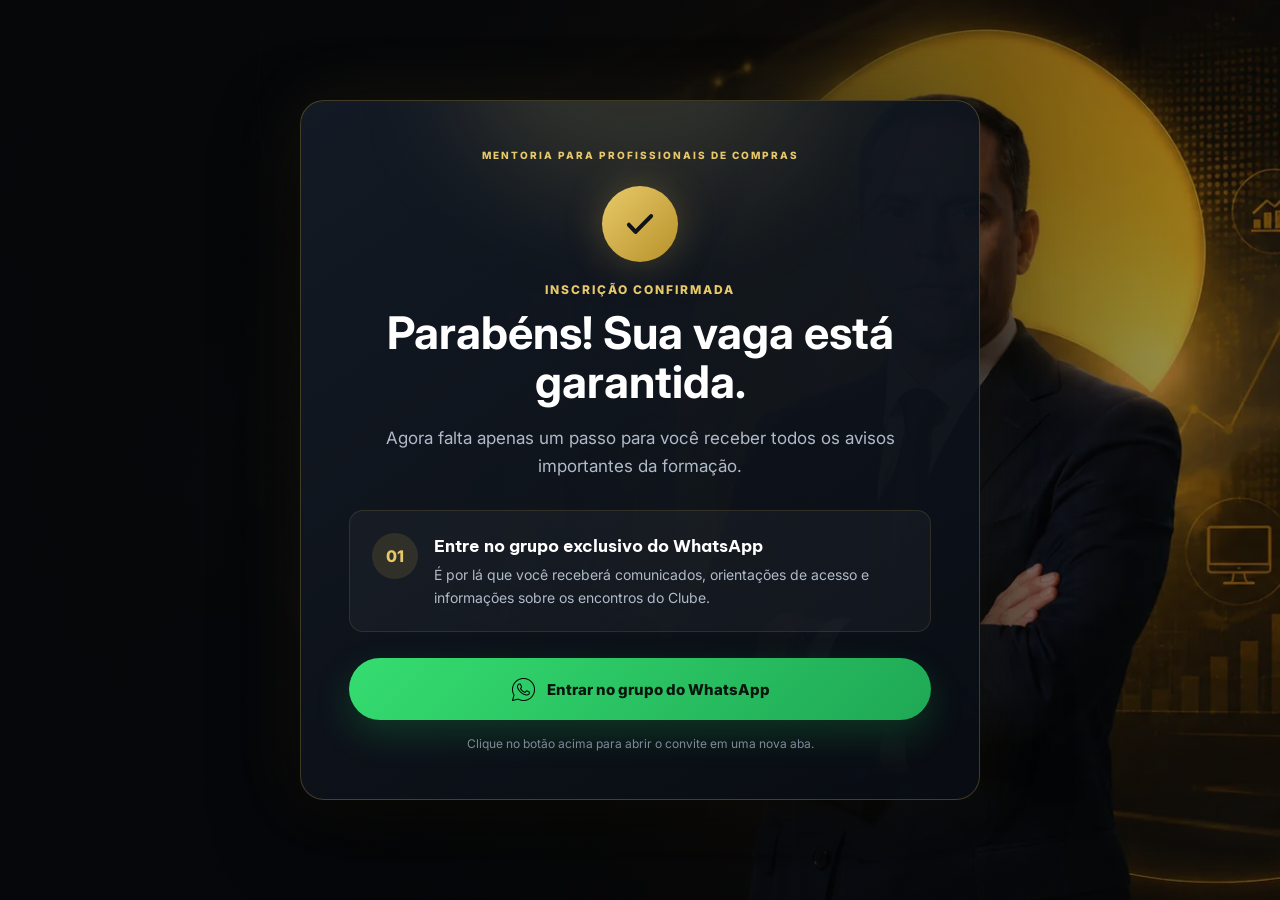
<file: obrigado/index.html>
<!DOCTYPE html>
<html lang="pt-br">

<head>
  <meta charset="UTF-8">
  <meta name="viewport" content="width=device-width, initial-scale=1.0">
  <title>Inscrição confirmada | Mentoria para Profissionais de Compras</title>
  <meta name="description"
    content="Sua inscrição no Mentoria para Profissionais de Compras foi confirmada. Entre agora no grupo exclusivo do WhatsApp.">
  <style>
    @import url('https://fonts.googleapis.com/css2?family=Be+Vietnam+Pro:wght@400;500;600;700&family=Cormorant+Garamond:ital,wght@0,500;0,600;0,700;1,500;1,600&family=Inter:wght@400;500;600;700;800&display=swap');

    :root {
      --white: #ffffff;
      --sand: #111827;
      --ink: #d0d8e4;
      --dark: #0d1117;
      --gold: #c9a84c;
      --gold-bright: #e8c96a;
      --gold-dark: #b8922a;
      --muted: #b0bac8;
      --light: #ffffff;
      --bg: #0d1117;
      --surface: #1a2332;
      --border: rgba(201, 168, 76, 0.15);
    }

    * {
      box-sizing: border-box;
    }

    html {
      scroll-behavior: smooth;
    }

    body {
      margin: 0;
      background: var(--bg);
      color: var(--ink);
      font-family: 'Inter', sans-serif;
      overflow-x: hidden;
    }

    /* Thank-you page */
    .thank-you-body {
      min-height: 100vh;
      background:
        linear-gradient(90deg, rgba(5, 7, 10, .96), rgba(5, 7, 10, .72) 55%, rgba(5, 7, 10, .35)),
        #0d1117 url('./img/hero.webp') no-repeat center bottom / cover;
    }

    .thank-you-page {
      min-height: 100vh;
      display: grid;
      place-items: center;
      padding: 56px 20px;
    }

    .thank-you-card {
      position: relative;
      width: min(100%, 680px);
      padding: 48px;
      overflow: hidden;
      border: 1px solid rgba(201, 168, 76, .28);
      border-radius: 24px;
      background: linear-gradient(145deg, rgba(20, 27, 38, .96), rgba(9, 13, 19, .94));
      box-shadow: 0 30px 80px rgba(0, 0, 0, .58), 0 0 70px rgba(201, 168, 76, .1);
      text-align: center;
    }

    .thank-you-card::before {
      content: "";
      position: absolute;
      top: -160px;
      left: 50%;
      width: 360px;
      height: 260px;
      translate: -50% 0;
      border-radius: 50%;
      background: rgba(232, 201, 106, .14);
      filter: blur(55px);
      pointer-events: none;
    }

    .thank-you-brand {
      position: relative;
      color: var(--gold-bright);
      font-size: 10px;
      font-weight: 800;
      letter-spacing: .2em;
      text-transform: uppercase;
    }

    .thank-you-check {
      position: relative;
      width: 76px;
      height: 76px;
      display: grid;
      place-items: center;
      margin: 25px auto 20px;
      border-radius: 50%;
      background: linear-gradient(135deg, var(--gold-bright), var(--gold-dark));
      box-shadow: 0 0 38px rgba(201, 168, 76, .3);
    }

    .thank-you-check svg {
      width: 38px;
      fill: none;
      stroke: #101318;
      stroke-width: 2.6;
      stroke-linecap: round;
      stroke-linejoin: round;
    }

    .thank-you-eyebrow {
      margin-bottom: 12px;
      color: var(--gold-bright);
      font-size: 12px;
      font-weight: 800;
      letter-spacing: .16em;
      text-transform: uppercase;
    }

    .thank-you-card h1 {
      max-width: 560px;
      margin: 0 auto 18px;
      color: var(--white);
      font-size: clamp(32px, 5vw, 45px);
      line-height: 1.08;
    }

    .thank-you-intro {
      max-width: 520px;
      margin: 0 auto 30px;
      color: var(--muted);
      font-size: 17px;
      line-height: 1.65;
    }

    .thank-you-next-step {
      display: grid;
      grid-template-columns: 46px 1fr;
      gap: 16px;
      align-items: start;
      margin-bottom: 26px;
      padding: 22px;
      border: 1px solid var(--border);
      border-radius: 14px;
      background: rgba(255, 255, 255, .035);
      text-align: left;
    }

    .thank-you-step-number {
      display: grid;
      place-items: center;
      width: 46px;
      height: 46px;
      border-radius: 50%;
      background: rgba(201, 168, 76, .14);
      color: var(--gold-bright);
      font-weight: 800;
    }

    .thank-you-next-step strong {
      display: block;
      margin: 2px 0 7px;
      color: var(--white);
      font-family: 'Be Vietnam Pro', sans-serif;
      font-size: 17px;
    }

    .thank-you-next-step p {
      margin: 0;
      color: var(--muted);
      font-size: 14px;
      line-height: 1.6;
    }

    .thank-you-cta {
      width: 100%;
      min-height: 62px;
      display: inline-flex;
      align-items: center;
      justify-content: center;
      gap: 11px;
      padding: 16px 24px;
      border-radius: 999px;
      background: linear-gradient(135deg, #35dd70, #1fa855);
      box-shadow: 0 14px 34px rgba(25, 170, 80, .24);
      color: #07150c;
      font-size: 15px;
      font-weight: 800;
      text-decoration: none;
      transition: transform .2s ease, box-shadow .2s ease;
    }

    .thank-you-cta:hover {
      transform: translateY(-2px);
      box-shadow: 0 18px 42px rgba(25, 170, 80, .36);
    }

    .thank-you-cta svg {
      width: 23px;
      fill: currentColor;
    }

    .thank-you-note {
      margin: 16px 0 0;
      color: #7e8998;
      font-size: 12px;
    }

    @media(max-width: 620px) {
      .thank-you-body {
        background-position: 62% bottom;
      }

      .thank-you-page {
        padding: 24px 14px;
      }

      .thank-you-card {
        padding: 34px 20px 28px;
        border-radius: 19px;
      }

      .thank-you-check {
        width: 68px;
        height: 68px;
      }

      .thank-you-intro {
        font-size: 15px;
      }

      .thank-you-next-step {
        grid-template-columns: 40px 1fr;
        gap: 12px;
        padding: 17px;
      }

      .thank-you-step-number {
        width: 40px;
        height: 40px;
      }

      .thank-you-cta {
        font-size: 14px;
      }
    }
  </style>
</head>

<body class="thank-you-body">
  <main class="thank-you-page">
    <section class="thank-you-card" aria-labelledby="thank-you-title">
      <div class="thank-you-brand">Mentoria para Profissionais de Compras</div>

      <div class="thank-you-check" aria-hidden="true">
        <svg viewBox="0 0 24 24" role="img">
          <path d="M5 12.5 9.2 17 19 7" />
        </svg>
      </div>

      <p class="thank-you-eyebrow">Inscrição confirmada</p>
      <h1 id="thank-you-title">Parabéns! Sua vaga está garantida.</h1>
      <p class="thank-you-intro">Agora falta apenas um passo para você receber todos os avisos importantes da
        formação.</p>

      <div class="thank-you-next-step">
        <span class="thank-you-step-number">01</span>
        <div>
          <strong>Entre no grupo exclusivo do WhatsApp</strong>
          <p>É por lá que você receberá comunicados, orientações de acesso e informações sobre os encontros
            do Clube.</p>
        </div>
      </div>

      <a class="thank-you-cta" href="https://chat.whatsapp.com/J4vmXxsDTKZ8QxnBttWWmC?s=sh&p=a&ilr=4" target="_blank"
        rel="noopener noreferrer">
        <img src="./img/wpp.png" alt="WhatsApp" width="25">
        Entrar no grupo do WhatsApp
      </a>

      <p class="thank-you-note">Clique no botão acima para abrir o convite em uma nova aba.</p>
    </section>
  </main>
</body>

</html>
</file>
